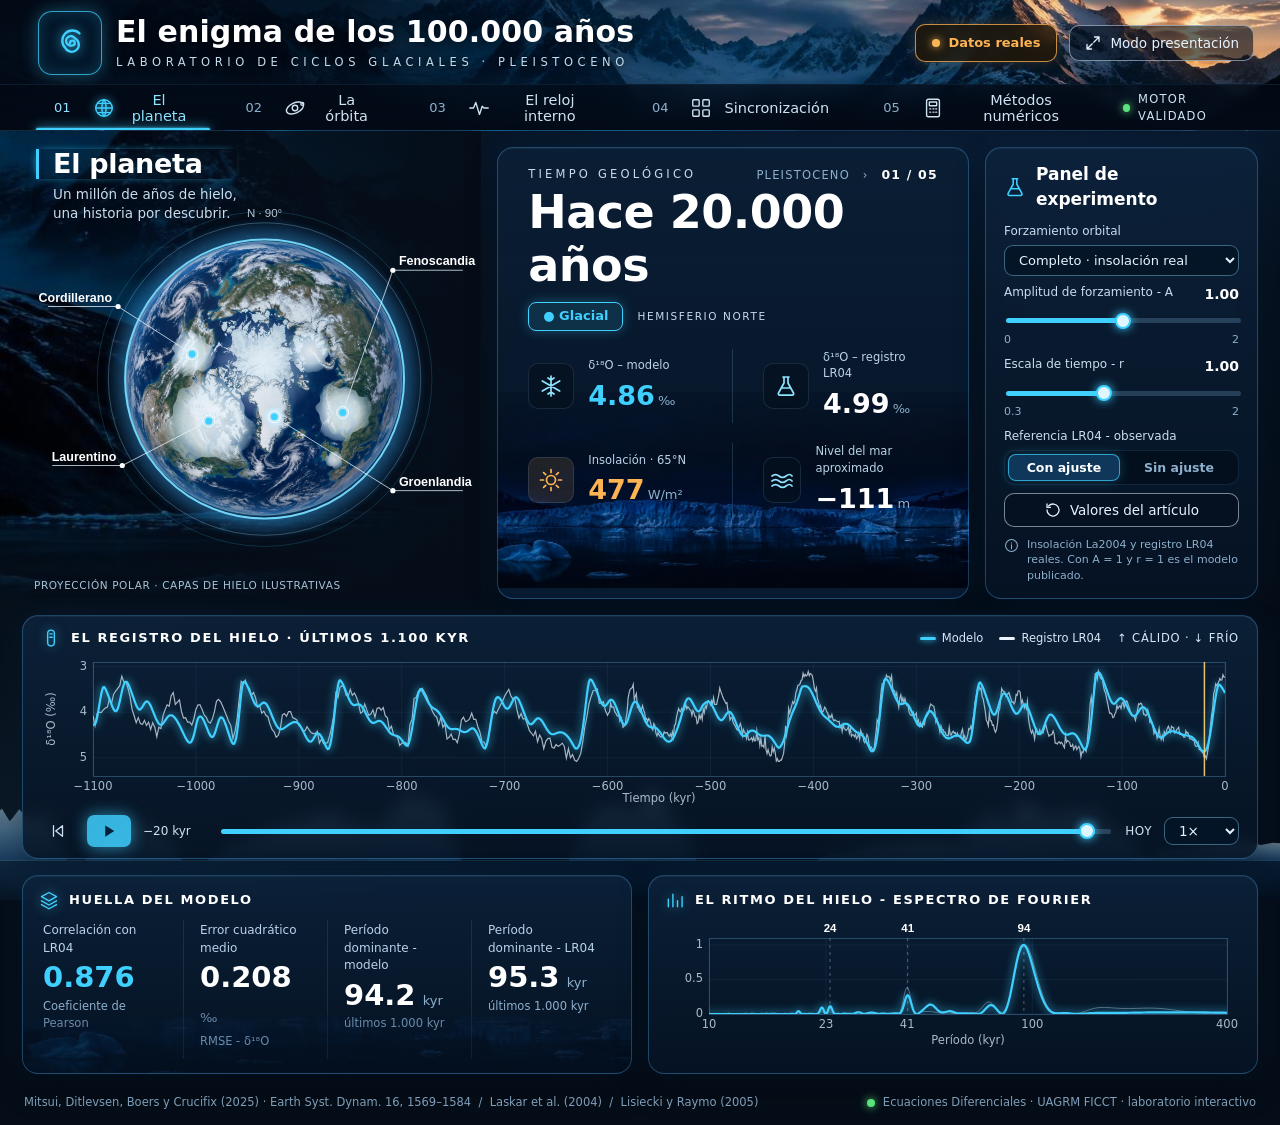
<file: index.html>
<!DOCTYPE html>
<html lang="es">
<head>
<meta charset="utf-8">
<meta name="viewport" content="width=device-width, initial-scale=1">
<title>El enigma de los 100.000 años — Laboratorio de ciclos glaciales</title>
<link rel="stylesheet" href="estilos.css">
</head>
<body>
<!-- Íconos (sprite SVG) -->
<svg width="0" height="0" style="position:absolute">
  <defs>
    <symbol id="i-globo" viewBox="0 0 24 24"><circle cx="12" cy="12" r="9"/><path d="M3 12h18M12 3c3 3.2 3 14.8 0 18M12 3c-3 3.2-3 14.8 0 18M5 7h14M5 17h14"/></symbol>
    <symbol id="i-orbita" viewBox="0 0 24 24"><circle cx="12" cy="12" r="3"/><ellipse cx="12" cy="12" rx="10" ry="5.5" transform="rotate(-25 12 12)"/><circle cx="20" cy="7.5" r="1.6"/></symbol>
    <symbol id="i-pulso" viewBox="0 0 24 24"><path d="M2 12h4l2.5-6 4 13 3-9 2 2H22"/></symbol>
    <symbol id="i-grilla" viewBox="0 0 24 24"><rect x="3" y="3" width="7" height="7" rx="1"/><rect x="14" y="3" width="7" height="7" rx="1"/><rect x="3" y="14" width="7" height="7" rx="1"/><rect x="14" y="14" width="7" height="7" rx="1"/></symbol>
    <symbol id="i-calc" viewBox="0 0 24 24"><rect x="5" y="2.5" width="14" height="19" rx="2"/><rect x="8" y="5.5" width="8" height="4" rx=".6"/><path d="M8.5 13h1M12 13h1M15 13h1M8.5 16.5h1M12 16.5h1M15 16.5h1"/></symbol>
    <symbol id="i-matraz" viewBox="0 0 24 24"><path d="M9 3h6M10 3v6L4.5 19a1.5 1.5 0 0 0 1.3 2.2h12.4a1.5 1.5 0 0 0 1.3-2.2L14 9V3M7.5 14h9"/></symbol>
    <symbol id="i-copo" viewBox="0 0 24 24"><path d="M12 2v20M3.3 7l17.4 10M3.3 17L20.7 7M9 4l3 2 3-2M9 20l3-2 3 2"/></symbol>
    <symbol id="i-sol" viewBox="0 0 24 24"><circle cx="12" cy="12" r="4.5"/><path d="M12 1.5v3M12 19.5v3M1.5 12h3M19.5 12h3M4.6 4.6l2.1 2.1M17.3 17.3l2.1 2.1M4.6 19.4l2.1-2.1M17.3 6.7l2.1-2.1"/></symbol>
    <symbol id="i-olas" viewBox="0 0 24 24"><path d="M2 8c2.5-2 4.5-2 7 0s4.5 2 7 0 4.5-2 6 0M2 13c2.5-2 4.5-2 7 0s4.5 2 7 0 4.5-2 6 0M2 18c2.5-2 4.5-2 7 0s4.5 2 7 0 4.5-2 6 0"/></symbol>
    <symbol id="i-barras" viewBox="0 0 24 24"><path d="M4 20V11M9.5 20V5M15 20v-7M20.5 20V8"/></symbol>
    <symbol id="i-capas" viewBox="0 0 24 24"><path d="M12 3l9 5-9 5-9-5 9-5zM3 13l9 5 9-5M3 17.5l9 5 9-5"/></symbol>
    <symbol id="i-escudo" viewBox="0 0 24 24"><path d="M12 2.5l8 3v6c0 5-3.4 8.6-8 10-4.6-1.4-8-5-8-10v-6l8-3z"/><path d="M12 8v6M9 11h6"/></symbol>
    <symbol id="i-info" viewBox="0 0 24 24"><circle cx="12" cy="12" r="9.5"/><path d="M12 11v6M12 7.5v.5"/></symbol>
    <symbol id="i-reloj" viewBox="0 0 24 24"><circle cx="12" cy="12" r="9.5"/><path d="M12 6.5V12l3.5 2.5"/></symbol>
    <symbol id="i-enlace" viewBox="0 0 24 24"><path d="M10 14a4.5 4.5 0 0 0 6.4 0l3.2-3.2a4.5 4.5 0 0 0-6.4-6.4L12 5.6M14 10a4.5 4.5 0 0 0-6.4 0l-3.2 3.2a4.5 4.5 0 0 0 6.4 6.4l1.2-1.2"/></symbol>
    <symbol id="i-montana" viewBox="0 0 24 24"><path d="M2 20l7-12 4 6 3-4 6 10H2z"/><path d="M7.4 11l1.6 1.4 1.6-1.4"/></symbol>
    <symbol id="i-engranaje" viewBox="0 0 24 24"><circle cx="12" cy="12" r="3.2"/><path d="M12 2v3M12 19v3M2 12h3M19 12h3M4.9 4.9l2.1 2.1M17 17l2.1 2.1M4.9 19.1L7 17M17 7l2.1-2.1"/></symbol>
    <symbol id="i-ampliar" viewBox="0 0 24 24"><path d="M14 4h6v6M10 20H4v-6M20 4l-7 7M4 20l7-7"/></symbol>
    <symbol id="i-espiral" viewBox="0 0 24 24"><path d="M12 12a1.5 1.5 0 1 1 1.5 1.5A3 3 0 1 1 15 9a4.5 4.5 0 1 1-6 6 6 6 0 1 1 9-9"/></symbol>
    <symbol id="i-play" viewBox="0 0 24 24"><path d="M7 4.5v15l12-7.5z" fill="currentColor" stroke="none"/></symbol>
    <symbol id="i-pausa" viewBox="0 0 24 24"><path d="M7 4.5h3.5v15H7zM13.5 4.5H17v15h-3.5z" fill="currentColor" stroke="none"/></symbol>
    <symbol id="i-reiniciar" viewBox="0 0 24 24"><path d="M4 12a8 8 0 1 0 2.3-5.6M4 4v4.5h4.5"/></symbol>
    <symbol id="i-termo" viewBox="0 0 24 24"><rect x="8" y="2.5" width="8" height="19" rx="4"/><path d="M10.5 7h3M10.5 11h3"/></symbol>
    <symbol id="i-inicio" viewBox="0 0 24 24"><path d="M6 5v14M18 5L9 12l9 7z"/></symbol>
  </defs>
</svg>

<header id="cabecera">
  <div class="cab-contenido">
    <div class="marca">
      <div class="logo"><svg><use href="#i-espiral"/></svg></div>
      <div>
        <div class="titulo">El enigma de los 100.000 años</div>
        <div class="sub">LABORATORIO DE CICLOS GLACIALES · PLEISTOCENO</div>
      </div>
    </div>
    <div class="acciones">
      <span class="insignia"><i></i>Datos reales</span>
      <button id="btnPresentacion" class="boton-borde"><svg><use href="#i-ampliar"/></svg>Modo presentación</button>
    </div>
  </div>
  <nav id="pestanas">
    <button data-p="planeta" class="activa"><em>01</em><svg><use href="#i-globo"/></svg>El planeta</button>
    <button data-p="orbita"><em>02</em><svg><use href="#i-orbita"/></svg>La órbita</button>
    <button data-p="reloj"><em>03</em><svg><use href="#i-pulso"/></svg>El reloj interno</button>
    <button data-p="mapa"><em>04</em><svg><use href="#i-grilla"/></svg>Sincronización</button>
    <button data-p="metodos"><em>05</em><svg><use href="#i-calc"/></svg>Métodos numéricos</button>
    <span class="estado-motor"><i></i>MOTOR VALIDADO</span>
  </nav>
</header>

<main>
<!-- ============================================================ 1. EL PLANETA -->
<section id="planeta" class="pantalla activa">
  <div class="g-planeta">
    <div class="globo-zona">
      <div class="enc-mini"><h1>El planeta</h1><p>Un millón de años de hielo,<br>una historia por descubrir.</p></div>
      <canvas id="cvGlobo"></canvas>
      <div class="nota-mini">PROYECCIÓN POLAR · CAPAS DE HIELO ILUSTRATIVAS</div>
    </div>
    <div class="panel tiempo">
      <div class="tiempo-cab"><span class="rotulo">TIEMPO GEOLÓGICO</span><span class="miga">PLEISTOCENO <span>›</span> <b>01 / 05</b></span></div>
      <div class="tiempo-grande">Hace <span id="lecEdad">20.000</span> años</div>
      <div class="pildoras"><span id="lecEstado" class="pildora">—</span><span class="rotulo chico">HEMISFERIO NORTE</span></div>
      <div class="lecturas">
        <div class="lectura"><div class="ico"><svg><use href="#i-copo"/></svg></div><div><span>δ¹⁸O – modelo</span><b class="cian" id="lecMod">—</b></div></div>
        <div class="lectura"><div class="ico"><svg><use href="#i-matraz"/></svg></div><div><span>δ¹⁸O – registro LR04</span><b id="lecObs">—</b></div></div>
        <div class="lectura"><div class="ico sol"><svg><use href="#i-sol"/></svg></div><div><span>Insolación · 65°N</span><b class="ambar" id="lecIns">—</b></div></div>
        <div class="lectura"><div class="ico"><svg><use href="#i-olas"/></svg></div><div><span>Nivel del mar aproximado</span><b id="lecMar">—</b></div></div>
      </div>
    </div>
    <div class="panel experimento">
      <h3 class="titulo-panel"><svg><use href="#i-matraz"/></svg>Panel de experimento</h3>
      <label class="campo">Forzamiento orbital
        <select id="selForz">
          <option value="real">Completo · insolación real</option>
          <option value="cero">Ninguno · I(t) = 0</option>
          <option value="sinPrecesion">Sin precesión (e = 0)</option>
          <option value="sinOblicuidad">Sin variación de oblicuidad</option>
        </select></label>
      <label class="campo"><span>Amplitud de forzamiento - A <b id="vA">1.00</b></span><input type="range" id="slA" min="0" max="2" step="0.01" value="1"><small><i>0</i><i>2</i></small></label>
      <label class="campo"><span>Escala de tiempo - r <b id="vR">1.00</b></span><input type="range" id="slR" min="0.3" max="2" step="0.01" value="1"><small><i>0.3</i><i>2</i></small></label>
      <div class="campo">Referencia LR04 - observada
        <div class="segmentado" id="segLR"><button data-v="tuned" class="activo">Con ajuste</button><button data-v="untuned">Sin ajuste</button></div>
      </div>
      <button id="btnArticulo" class="boton-borde ancho"><svg><use href="#i-reiniciar"/></svg>Valores del artículo</button>
      <p class="nota"><svg><use href="#i-info"/></svg>Insolación La2004 y registro LR04 reales. Con A = 1 y r = 1 es el modelo publicado.</p>
    </div>
    <div class="panel registro">
      <div class="panel-cab"><h2><svg><use href="#i-termo"/></svg>El registro del hielo · últimos 1.100 kyr</h2>
        <div class="leyenda"><span><i class="cian"></i>Modelo</span><span><i class="blanco"></i>Registro LR04</span><span>↑ CÁLIDO · ↓ FRÍO</span></div></div>
      <canvas id="cvSerie"></canvas>
      <div class="reproductor">
        <button id="btnInicio" class="boton-icono" title="Volver al inicio"><svg><use href="#i-inicio"/></svg></button>
        <button id="btnPlay" class="boton-play" title="Reproducir (barra espaciadora)"><svg><use href="#i-play"/></svg></button>
        <span id="lecT" class="t-actual">−1100 kyr</span>
        <input type="range" id="slTiempo" min="-1100" max="0" step="0.5" value="-1100">
        <span class="t-actual hoy">HOY</span>
        <select id="selVel"><option value="0.5">0.5×</option><option value="1.5" selected>1×</option><option value="4">3×</option></select>
      </div>
    </div>
    <div class="fila3">
    <div class="panel huella">
      <h2><svg><use href="#i-capas"/></svg>Huella del modelo</h2>
      <div class="metricas">
        <div><span>Correlación con LR04</span><b class="cian" id="mR">—</b><small>Coeficiente de Pearson</small></div>
        <div><span>Error cuadrático medio</span><b id="mRMSE">—</b><small>RMSE - δ¹⁸O</small></div>
        <div><span>Período dominante - modelo</span><b id="mPm">—</b><small>últimos 1.000 kyr</small></div>
        <div><span>Período dominante - LR04</span><b id="mPo">—</b><small>últimos 1.000 kyr</small></div>
      </div>
    </div>
    <div class="panel ritmo">
      <h2><svg><use href="#i-barras"/></svg>El ritmo del hielo - espectro de Fourier</h2>
      <canvas id="cvEspectro"></canvas>
    </div>
    </div>
  </div>
</section>

<!-- ============================================================ 2. LA ÓRBITA -->
<section id="orbita" class="pantalla">
  <div class="enc-pantalla">
    <div><h1>La órbita</h1><p>Tres ciclos astronómicos. Un forzamiento que nunca se detiene.</p></div>
    <div class="miga">PLEISTOCENO <span>›</span> <b>02 / 05</b></div>
  </div>
  <div class="g-orbita">
    <div class="panel ciclos">
      <h2><svg><use href="#i-orbita"/></svg>Los ciclos de Milankovitch</h2>
      <div class="ciclo"><canvas id="cvMiniEcc"></canvas><div><h3>Excentricidad</h3><b class="cian">~100.000 y 405.000 años</b><p>Cambia la forma de la órbita. Ahora: <span id="oE">—</span></p></div></div>
      <div class="ciclo"><canvas id="cvMiniObl"></canvas><div><h3>Oblicuidad</h3><b class="cian">~41.000 años</b><p>Inclinación del eje, entre 22,1° y 24,5°. Ahora: <span id="oEps">—</span></p></div></div>
      <div class="ciclo"><canvas id="cvMiniPrec"></canvas><div><h3>Precesión</h3><b class="cian">~19.000–23.000 años</b><p>Decide en qué estación estamos más cerca del Sol. ϖ = <span id="oVarpi">—</span></p></div></div>
    </div>
    <div class="orbita-zona"><canvas id="cvOrbita"></canvas></div>
    <div class="panel paradoja">
      <span class="rotulo">LA PARADOJA</span>
      <h2 class="titular">La órbita empuja.<br>El hielo decide.</h2>
      <p>El forzamiento oscila cada 23 y 41 mil años, pero las grandes glaciaciones responden aproximadamente cada 100 mil años.</p>
      <div class="formula">23 + 41 ≠ 100 kyr</div>
      <p class="tenue">La insolación casi no tiene potencia en 100 kyr: la excentricidad solo modula la amplitud de la precesión. La dinámica no lineal y la sincronización ofrecen una posible explicación.</p>
      <div class="dato-orbita"><span>Hace <b id="oEdad">—</b> años</span><span>F 65°N · 21 jun <b class="ambar" id="oF">—</b></span></div>
    </div>
    <div class="panel senal">
      <div class="panel-cab"><h2><svg><use href="#i-pulso"/></svg>La señal orbital · 65° N</h2>
        <div class="segmentado chico" id="segSenal"><button data-v="F" class="activo">Insolación</button><button data-v="ecc">Excentricidad</button><button data-v="obl">Oblicuidad</button><button data-v="prec">Precesión</button></div></div>
      <canvas id="cvSenal"></canvas>
      <div class="reproductor">
        <button id="btnPlay2" class="boton-play"><svg><use href="#i-play"/></svg></button>
        <span id="lecT2" class="t-actual">−1100 kyr</span>
        <input type="range" id="slTiempo2" min="-1100" max="0" step="0.5" value="-1100">
      </div>
    </div>
    <div class="panel espins">
      <h2><svg><use href="#i-barras"/></svg>Espectro de insolación</h2>
      <canvas id="cvEspIns"></canvas>
    </div>
  </div>
</section>

<!-- ============================================================ 3. EL RELOJ INTERNO -->
<section id="reloj" class="pantalla">
  <div class="enc-pantalla">
    <div><h1>El reloj interno</h1><p>La dinámica no lineal detrás del ritmo glacial.</p></div>
    <div class="miga">PLEISTOCENO <span>›</span> <b>03 / 05</b></div>
  </div>
  <div class="g-reloj">
    <div class="panel fases">
      <div class="panel-cab"><h2><svg><use href="#i-espiral"/></svg>Plano de fases <span class="tenue">· clic para lanzar trayectorias</span></h2>
        <div class="segmentado chico" id="segForzF"><button data-v="cero" class="activo">Autónomo · I = 0</button><button data-v="real">Forzado · I(t)</button></div></div>
      <canvas id="cvFase"></canvas>
      <div class="control-k">
        <span>κ = <b id="vK">1.054</b></span>
        <input type="range" id="slK" min="0.4" max="1.5" step="0.001" value="1.0536394044">
        <button id="btnKArt" class="boton-borde chico">κ del artículo</button>
        <button id="btnLimpiar" class="boton-borde chico">Limpiar</button>
      </div>
    </div>
    <div class="col-centro">
      <div class="panel trayectoria">
        <h2><svg><use href="#i-pulso"/></svg>Trayectoria temporal y(t)</h2>
        <canvas id="cvFaseSerie"></canvas>
      </div>
      <div class="panel tres-datos">
        <div><span><svg><use href="#i-pulso"/></svg>Período lineal 2π/ω</span><b id="dPlin">—</b></div>
        <div><span><svg><use href="#i-pulso"/></svg>Período simulado</span><b class="cian" id="dPsim">—</b></div>
        <div><span><svg><use href="#i-reloj"/></svg>κ crítico (Hopf)</span><b id="dKc">—</b></div>
      </div>
    </div>
    <div class="panel estabilidad">
      <h2><svg><use href="#i-capas"/></svg>Estabilidad local <span class="tenue">· I = 0</span></h2>
      <div class="ecuacion">dx/dt = y + κx − (μ/3)x³<br>dy/dt = −αx − βx³ − θ</div>
      <div id="panelEstab"></div>
    </div>
    <div class="panel bifurcacion">
      <h2><svg><use href="#i-barras"/></svg>Bifurcación de Hopf <span class="tenue">· amplitud del ciclo límite vs κ</span></h2>
      <div class="bif-cuerpo">
        <canvas id="cvBif"></canvas>
        <div class="interpretacion"><h3><svg><use href="#i-info"/></svg>Interpretación</h3>
          <p>Para κ &lt; κc el equilibrio atrae: no hay glaciaciones periódicas. En <b>κc = μx*²</b> la traza del jacobiano cambia de signo, el equilibrio pierde estabilidad y nace un <b class="cian">ciclo límite</b>: una bifurcación de Hopf.</p></div>
      </div>
    </div>
    <div class="panel canard">
      <h2><svg><use href="#i-espiral"/></svg>Explosión canard</h2>
      <p>El ciclo que nace en κc es pequeño (~33 kyr). Cerca de κ ≈ 0,775, un cambio minúsculo del parámetro lo hace <b>saltar</b> al gran ciclo de relajación de ~92 kyr, típico de un sistema rápido-lento.</p>
      <div class="formula">κc = μ·x*² ≈ <span id="kcForm">0.7653</span></div>
      <div class="dos-mini">
        <div><span>κ = 0.772</span><canvas id="cvCanardA"></canvas></div>
        <div class="flecha">»</div>
        <div><span>κ = 0.780</span><canvas id="cvCanardB"></canvas></div>
      </div>
    </div>
  </div>
</section>

<!-- ============================================================ 4. SINCRONIZACIÓN -->
<section id="mapa" class="pantalla">
  <div class="enc-pantalla">
    <div><h1>Sincronización</h1><p>Dónde el reloj interno encuentra el pulso de la órbita.</p></div>
    <div class="miga">PLEISTOCENO <span>›</span> <b>04 / 05</b></div>
  </div>
  <div class="g-mapa">
    <div class="panel atlas">
      <div class="panel-cab"><h2><svg><use href="#i-grilla"/></svg>Atlas de sincronización</h2>
        <div class="segmentado chico" id="segModo"><button data-v="periodo" class="activo">Período</button><button data-v="corr">Correlación</button></div></div>
      <div class="atlas-cuerpo">
        <canvas id="cvMapa"></canvas>
        <div class="atlas-lado">
          <div class="contador"><b id="nSim">0</b><span>simulaciones completas</span><div class="progreso"><div id="barraMapa"></div></div></div>
          <div class="zonas"><h3>Zonas dinámicas</h3><div id="leyendaMapa"></div></div>
        </div>
      </div>
    </div>
    <div class="col-centro">
      <div class="panel"><h2><svg><use href="#i-pulso"/></svg>Serie de la celda</h2><canvas id="cvMapaSerie"></canvas></div>
      <div class="panel"><h2><svg><use href="#i-barras"/></svg>Espectro de la celda</h2><canvas id="cvMapaEsp"></canvas></div>
    </div>
    <div class="panel seleccion">
      <h2><svg><use href="#i-matraz"/></svg>Experimento seleccionado</h2>
      <div class="fila-dato"><span>Escala temporal r</span><b id="selR">1.00</b></div>
      <div class="fila-dato"><span>Amplitud A</span><b id="selA">1.00</b></div>
      <div class="fila-dato"><span>Período dominante</span><b class="caja" id="selP">—</b></div>
      <div class="fila-dato"><span>Correlación con LR04</span><b id="selC">—</b></div>
      <button id="btnVerPlaneta" class="boton-lleno"><svg><use href="#i-play"/></svg>Ver en el planeta →</button>
      <p class="nota"><svg><use href="#i-info"/></svg>Rombo blanco = valores del artículo (r = 1, A = 1). Cada celda es una simulación de 1.100.000 años con insolación real.</p>
    </div>
    <div class="panel mpt">
      <div class="panel-cab"><h2><svg><use href="#i-montana"/></svg>Transición del Pleistoceno Medio</h2>
        <div class="leyenda"><span><i class="cian"></i>Modelo con r(t)</span><span><i class="blanco"></i>LR04</span><span class="tenue">2 millones de años</span></div></div>
      <canvas id="cvMPT"></canvas>
      <canvas id="cvMPTper"></canvas>
    </div>
    <div class="panel mpt-control">
      <h2><svg><use href="#i-engranaje"/></svg>Rampa del reloj r(t)</h2>
      <label class="campo-num"><span>r antes</span><b id="vR0">0.50</b><input type="range" id="slR0" min="0.3" max="1.2" step="0.01" value="0.5"></label>
      <label class="campo-num"><span>r después</span><b id="vR1">1.00</b><input type="range" id="slR1" min="0.6" max="1.6" step="0.01" value="1"></label>
      <label class="campo-num"><span>Inicio de la rampa</span><b id="vRa">−1250 kyr</b><input type="range" id="slRa" min="900" max="1600" step="10" value="1250"></label>
      <label class="campo-num"><span>Fin de la rampa</span><b id="vRb">−700 kyr</b><input type="range" id="slRb" min="300" max="1100" step="10" value="700"></label>
      <p class="nota" id="notaMPT"></p>
    </div>
  </div>
</section>

<!-- ============================================================ 5. MÉTODOS NUMÉRICOS -->
<section id="metodos" class="pantalla">
  <div class="enc-pantalla">
    <div><h1>Métodos numéricos</h1><p>La misma ecuación, distintas aproximaciones.</p></div>
    <div class="miga">PLEISTOCENO <span>›</span> <b>05 / 05</b></div>
  </div>
  <div class="barra-control">
    <label>Paso h <select id="selH"><option value="1">1 kyr</option><option value="0.5" selected>0.5 kyr</option><option value="0.25">0.25 kyr</option><option value="0.1">0.1 kyr</option><option value="0.05">0.05 kyr</option><option value="0.025">0.025 kyr</option></select></label>
    <label>Ventana <select id="selVentana"><option value="50" selected>50 kyr</option><option value="200">200 kyr</option><option value="1100">1.100 kyr</option></select></label>
    <label>Forzamiento <select id="selForzM"><option value="exacta">Insolación real (exacta en cada t)</option><option value="cero">Ninguno · I(t) = 0</option></select></label>
    <span class="tenue derecha">Referencia: RK4 · h = 0,0025 kyr</span>
  </div>
  <div class="g-metodos">
    <div class="panel tres-met">
      <div class="panel-cab"><h2><svg><use href="#i-pulso"/></svg>Tres métodos, una misma ecuación</h2>
        <div class="leyenda"><span><i style="background:#ff9f43"></i>Euler</span><span><i style="background:#5be37d"></i>Heun</span><span><i style="background:#3fd0ff"></i>RK4</span><span><i class="blanco"></i>referencia</span></div></div>
      <canvas id="cvMet"></canvas>
    </div>
    <div class="col-centro">
      <div class="panel"><h2><svg><use href="#i-engranaje"/></svg>Error absoluto en el tiempo</h2><canvas id="cvMetErr"></canvas></div>
      <div class="panel"><h2><svg><use href="#i-capas"/></svg>Convergencia log-log</h2><canvas id="cvConv"></canvas></div>
    </div>
    <div class="panel tabla-panel">
      <h2><svg><use href="#i-grilla"/></svg>Comparativa de error y convergencia</h2>
      <table class="tabla" id="tablaErr"></table>
    </div>
    <div class="panel estab-num">
      <h2><svg><use href="#i-escudo"/></svg>Límite de estabilidad</h2>
      <div class="formula grande">h<sub>máx</sub> ≈ 2 / |λ|</div>
      <div class="formula">λ = κ − μx²  con |x| máximo</div>
      <div id="panelEstabNum"></div>
    </div>
    <div class="panel interp">
      <h2><svg><use href="#i-info"/></svg>Interpretación</h2>
      <p>Al dividir h entre 2 el error baja ×2 (Euler, orden 1), ×4 (Heun, orden 2) y ×16 (RK4, orden 4). La pendiente en la gráfica log-log es el <b>orden observado</b>.</p>
      <p>Con ventanas largas el error se estanca: es un sistema de relajación, y un error mínimo adelanta o retrasa una deglaciación entera (<b>sensibilidad dinámica</b>, no un fallo del método).</p>
      <p>Con h = 1 kyr, Euler y Heun <b class="rojo">divergen</b>: la ecuación de x se vuelve rígida cuando |x| es grande.</p>
    </div>
  </div>
</section>
</main>

<footer>
  <span>Mitsui, Ditlevsen, Boers y Crucifix (2025) · Earth Syst. Dynam. 16, 1569–1584 &nbsp;/&nbsp; Laskar et al. (2004) &nbsp;/&nbsp; Lisiecki y Raymo (2005)</span>
  <span><i></i>Ecuaciones Diferenciales · UAGRM FICCT · laboratorio interactivo</span>
</footer>
<canvas id="cvHielo"></canvas>
<div class="tooltip" id="tooltip"></div>

<script src="js/datos.js"></script>
<script src="js/modelo.js"></script>
<script src="js/analisis.js"></script>
<script src="js/graficos.js"></script>
<script src="js/escenario.js"></script>
<script src="js/app.js"></script>
</body>
</html>
</file>
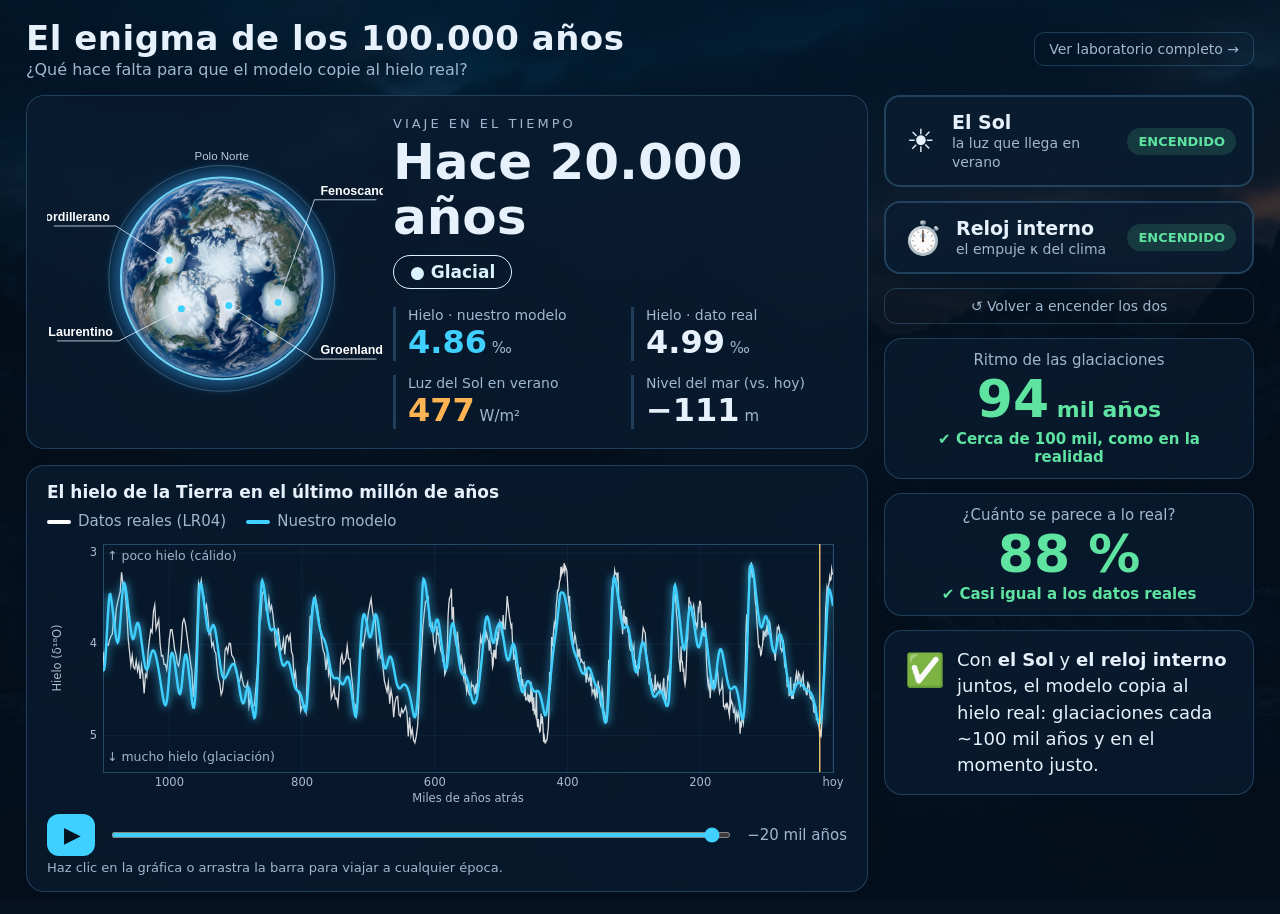
<file: simple.html>
<!DOCTYPE html>
<html lang="es">
<head>
<meta charset="utf-8">
<meta name="viewport" content="width=device-width, initial-scale=1">
<title>El enigma de los 100.000 años · versión simple</title>
<style>
  :root { --cian:#3fd0ff; --ambar:#ffb454; --verde:#5fe3a1; --rojo:#ff6b6b; --texto:#e6f1fb; --suave:#9fb8cf; --panel:rgba(10,28,48,0.82); --borde:rgba(120,200,255,0.22); }
  * { box-sizing:border-box; }
  html,body { margin:0; }
  body { font-family:"Segoe UI",system-ui,sans-serif; color:var(--texto); background:#06121f url(assets/glaciar_cabecera.jpg) center top/cover fixed; }
  body::before { content:""; position:fixed; inset:0; background:linear-gradient(180deg,rgba(4,14,26,0.55),rgba(4,14,26,0.93) 38%); z-index:-1; }
  .app { max-width:1560px; margin:0 auto; padding:18px 26px 22px; display:grid; gap:16px; grid-template-columns:1fr 370px; }
  header { grid-column:1/-1; display:flex; align-items:center; justify-content:space-between; gap:20px; }
  h1 { margin:0; font-size:34px; letter-spacing:.5px; }
  .sub { color:var(--suave); font-size:16px; margin-top:2px; }
  .completo { color:var(--suave); font-size:14px; text-decoration:none; border:1px solid var(--borde); padding:8px 14px; border-radius:10px; white-space:nowrap; }
  .completo:hover { color:var(--texto); border-color:var(--cian); }
  .panel { background:var(--panel); border:1px solid var(--borde); border-radius:18px; padding:16px 20px; backdrop-filter:blur(6px); }
  .izq { display:flex; flex-direction:column; gap:16px; min-width:0; }

  /* --- planeta --- */
  .planeta { display:grid; grid-template-columns:minmax(280px,42%) 1fr; gap:10px; align-items:center; min-height:330px; }
  .globo { position:relative; height:320px; }
  .tiempo .et { font-size:13px; letter-spacing:3px; color:var(--suave); }
  .tiempo .hace { font-size:50px; font-weight:700; line-height:1.1; margin:4px 0 10px; }
  .estado { display:inline-block; font-size:17px; font-weight:700; padding:6px 16px; border-radius:20px; border:1px solid currentColor; }
  .lect { display:grid; grid-template-columns:1fr 1fr; gap:14px 22px; margin-top:18px; }
  .lect div { border-left:3px solid var(--borde); padding-left:12px; }
  .lect span { display:block; font-size:14px; color:var(--suave); }
  .lect b { font-size:32px; font-weight:700; }
  .lect small { font-size:15px; color:var(--suave); font-weight:500; }

  /* --- gráfica --- */
  .grafica { display:flex; flex-direction:column; }
  .grafica .tit { display:flex; justify-content:space-between; align-items:center; font-size:17px; font-weight:600; margin-bottom:6px; flex-wrap:wrap; gap:10px; }
  .ley { display:flex; gap:20px; font-size:15px; font-weight:500; color:var(--suave); }
  .ley i { display:inline-block; width:24px; height:4px; border-radius:2px; vertical-align:middle; margin-right:7px; }
  .zona { position:relative; height:270px; cursor:crosshair; }
  canvas { position:absolute; inset:0; width:100%; height:100%; }
  .marca { position:absolute; left:60px; font-size:12.5px; color:var(--suave); pointer-events:none; }
  .marca.arr { top:12px; } .marca.aba { bottom:42px; }
  .barra { display:flex; align-items:center; gap:14px; margin-top:8px; }
  .play { width:48px; height:42px; border-radius:12px; border:none; background:var(--cian); color:#04121f; font-size:20px; font-weight:700; cursor:pointer; }
  .barra input { flex:1; accent-color:var(--cian); height:6px; cursor:pointer; }
  .barra .t { font-size:15px; color:var(--suave); min-width:90px; }
  .pista { font-size:13px; color:var(--suave); margin-top:4px; }

  /* --- lado derecho --- */
  .lado { display:flex; flex-direction:column; gap:14px; }
  .boton { width:100%; text-align:left; border:2px solid var(--borde); background:rgba(10,28,48,0.9); color:var(--texto); border-radius:16px; padding:14px 16px; cursor:pointer; font:inherit; display:flex; gap:12px; align-items:center; transition:.15s; }
  .boton:hover { border-color:var(--cian); }
  .boton .ico { font-size:32px; width:42px; text-align:center; }
  .boton b { display:block; font-size:19px; }
  .boton span { font-size:14px; color:var(--suave); }
  .boton .est { margin-left:auto; font-size:13px; font-weight:700; padding:6px 11px; border-radius:20px; background:rgba(95,227,161,0.15); color:var(--verde); white-space:nowrap; }
  .boton.off { border-color:rgba(255,107,107,0.55); }
  .boton.off .est { background:rgba(255,107,107,0.15); color:var(--rojo); }
  .restaurar { background:none; border:1px solid var(--borde); color:var(--suave); border-radius:12px; padding:9px; font:inherit; font-size:14px; cursor:pointer; }
  .restaurar:hover { color:var(--texto); border-color:var(--cian); }
  .num { text-align:center; padding:12px 16px; }
  .num .et { font-size:15px; color:var(--suave); }
  .num .val { font-size:52px; font-weight:700; line-height:1.1; margin:2px 0; }
  .num .ver { font-size:15px; font-weight:600; }
  .ok { color:var(--verde); } .medio { color:var(--ambar); } .mal { color:var(--rojo); }
  .explica { font-size:18px; line-height:1.45; display:flex; gap:12px; align-items:flex-start; }
  .explica .ico { font-size:32px; }
  @media (max-width:1100px) { .app { grid-template-columns:1fr; } .planeta { grid-template-columns:1fr; } }
</style>
</head>
<body>
<div class="app">
  <header>
    <div>
      <h1>El enigma de los 100.000 años</h1>
      <div class="sub">¿Qué hace falta para que el modelo copie al hielo real?</div>
    </div>
    <a class="completo" href="index.html">Ver laboratorio completo →</a>
  </header>

  <div class="izq">
    <section class="panel planeta">
      <div class="globo"><canvas id="cvGlobo"></canvas></div>
      <div class="tiempo">
        <div class="et">VIAJE EN EL TIEMPO</div>
        <div class="hace" id="lHace">Hace 20.000 años</div>
        <span class="estado" id="lEstado">● Glacial</span>
        <div class="lect">
          <div><span>Hielo · nuestro modelo</span><b id="lMod" style="color:var(--cian)">—</b></div>
          <div><span>Hielo · dato real</span><b id="lObs">—</b></div>
          <div><span>Luz del Sol en verano</span><b id="lIns" style="color:var(--ambar)">—</b></div>
          <div><span>Nivel del mar (vs. hoy)</span><b id="lMar">—</b></div>
        </div>
      </div>
    </section>

    <section class="panel grafica">
      <div class="tit">
        <span>El hielo de la Tierra en el último millón de años</span>
        <span class="ley"><span><i style="background:#ffffff"></i>Datos reales (LR04)</span><span><i style="background:var(--cian)"></i>Nuestro modelo</span></span>
      </div>
      <div class="zona" id="zona">
        <canvas id="cv"></canvas>
        <div class="marca arr">↑ poco hielo (cálido)</div>
        <div class="marca aba">↓ mucho hielo (glaciación)</div>
      </div>
      <div class="barra">
        <button class="play" id="bPlay" title="Reproducir (barra espaciadora)">▶</button>
        <input type="range" id="slT" min="-1100" max="0" step="0.5" value="-20">
        <div class="t" id="lT">−20 mil años</div>
      </div>
      <div class="pista">Haz clic en la gráfica o arrastra la barra para viajar a cualquier época.</div>
    </section>
  </div>

  <aside class="lado">
    <button class="boton" id="bSol">
      <div class="ico">☀️</div>
      <div><b>El Sol</b><span>la luz que llega en verano</span></div>
      <div class="est" id="eSol">ENCENDIDO</div>
    </button>
    <button class="boton" id="bReloj">
      <div class="ico">⏱️</div>
      <div><b>Reloj interno</b><span>el empuje κ del clima</span></div>
      <div class="est" id="eReloj">ENCENDIDO</div>
    </button>
    <button class="restaurar" id="bRest">↺ Volver a encender los dos</button>

    <div class="panel num">
      <div class="et">Ritmo de las glaciaciones</div>
      <div class="val" id="vRitmo">—</div>
      <div class="ver" id="tRitmo"></div>
    </div>
    <div class="panel num">
      <div class="et">¿Cuánto se parece a lo real?</div>
      <div class="val" id="vCorr">—</div>
      <div class="ver" id="tCorr"></div>
    </div>
    <section class="panel explica">
      <div class="ico" id="xIco">✅</div>
      <div id="xTxt"></div>
    </section>
  </aside>
</div>

<script src="js/datos.js"></script>
<script src="js/modelo.js"></script>
<script src="js/analisis.js"></script>
<script src="js/graficos.js"></script>
<script>
'use strict';
const M = window.Modelo, An = window.Analisis, P0 = M.PARAMS_ARTICULO;
const $ = id => document.getElementById(id);
const T = Array.from({ length: 1101 }, (_, j) => -1100 + j);
const OBS = T.map(t => M.LR04.en('tuned', t));
const est = { sol: true, reloj: true, t: -20, play: false };
let sim = [], ejes = null;

const TEXTOS = {
  'true,true':   ['✅', 'Con <b>el Sol</b> y <b>el reloj interno</b> juntos, el modelo copia al hielo real: glaciaciones cada ~100 mil años y en el momento justo.'],
  'false,true':  ['🕰️', 'Sin el Sol, el clima <b>sigue oscilando solo</b> cada ~92 mil años… pero <b>a destiempo</b>: las glaciaciones caen en fechas equivocadas.'],
  'true,false':  ['☀️', 'Sin reloj interno, el hielo solo <b>copia al Sol</b>: sube y baja cada ~41 mil años. <b>Desaparecen los ciclos de 100 mil.</b>'],
  'false,false': ['❄️', 'Sin Sol y sin reloj interno, el clima <b>se queda quieto</b>. No hay glaciaciones.']
};

const enT = (arr, t) => { const u = t + 1100, j = Math.max(0, Math.min(1099, Math.floor(u))), f = u - j; return arr[j] + f * (arr[j + 1] - arr[j]); };
const hieloRelativo = d => Math.min(1, Math.max(0, (d - 3.25) / (5.0 - 3.25)));
const fmtAnios = t => (Math.round(Math.abs(t) * 1000) + 0).toLocaleString('es-BO');

/* ---------- modelo y números ---------- */
function calcular() {
  const p = Object.assign({}, P0, { kappa: est.reloj ? P0.kappa : 0 });
  sim = Array.from(M.simularRapido({ p, forz: est.sol ? 'real' : 'cero' }));
  const m = sim.slice(100), o = OBS.slice(100);
  const varia = Math.max(...m) - Math.min(...m) > 0.05;
  const per = varia ? An.periodoDominante(m) : NaN, c = varia ? An.pearson(m, o) : NaN;

  if (isFinite(per)) {
    $('vRitmo').innerHTML = Math.round(per) + '<span style="font-size:22px"> mil años</span>';
    const bien = per >= 80 && per <= 125;
    $('vRitmo').className = 'val ' + (bien ? 'ok' : 'mal'); $('tRitmo').className = 'ver ' + (bien ? 'ok' : 'mal');
    $('tRitmo').textContent = bien ? '✔ Cerca de 100 mil, como en la realidad' : '✘ No son 100 mil años';
  } else {
    $('vRitmo').textContent = '—'; $('vRitmo').className = 'val mal';
    $('tRitmo').className = 'ver mal'; $('tRitmo').textContent = '✘ No hay ciclos';
  }
  if (isFinite(c)) {
    $('vCorr').textContent = Math.round(c * 100) + ' %';
    const cl = c >= 0.8 ? 'ok' : c >= 0.4 ? 'medio' : 'mal';
    $('vCorr').className = 'val ' + cl; $('tCorr').className = 'ver ' + cl;
    $('tCorr').textContent = c >= 0.8 ? '✔ Casi igual a los datos reales' : c >= 0.4 ? '≈ Se parece a medias' : '✘ No coincide con lo real';
  } else {
    $('vCorr').textContent = '—'; $('vCorr').className = 'val mal';
    $('tCorr').className = 'ver mal'; $('tCorr').textContent = '✘ No coincide con lo real';
  }
  const [ico, txt] = TEXTOS[est.sol + ',' + est.reloj];
  $('xIco').textContent = ico; $('xTxt').innerHTML = txt;
  for (const [b, e, on] of [['bSol', 'eSol', est.sol], ['bReloj', 'eReloj', est.reloj]]) {
    $(b).classList.toggle('off', !on); $(e).textContent = on ? 'ENCENDIDO' : 'APAGADO';
  }
  dibujarTodo();
}

/* ---------- lecturas de la fecha elegida ---------- */
function lecturas() {
  const t = est.t, d = enT(sim, t), o = enT(OBS, t), F = M.Forzamiento.F('real', t), g = hieloRelativo(d);
  $('lHace').textContent = t >= -0.25 ? 'Hoy' : 'Hace ' + fmtAnios(t) + ' años';
  $('lT').textContent = t >= -0.25 ? 'hoy' : '−' + Math.round(-t) + ' mil años';
  $('lMod').innerHTML = d.toFixed(2) + '<small> ‰</small>';
  $('lObs').innerHTML = o.toFixed(2) + '<small> ‰</small>';
  $('lIns').innerHTML = F.toFixed(0) + '<small> W/m²</small>';
  $('lMar').innerHTML = (g < 0.03 ? '0' : '−' + Math.round(120 * g)) + '<small> m</small>';
  const e = d > 4.45 ? ['Glacial', '#d9f3ff'] : d < 3.75 ? ['Interglacial', 'var(--verde)']
          : (enT(sim, Math.min(0, t + 2)) < d ? ['Deshielo', 'var(--ambar)'] : ['Enfriamiento', 'var(--cian)']);
  $('lEstado').textContent = '● ' + e[0]; $('lEstado').style.color = e[1];
}

/* ---------- gráfica ---------- */
function dibujarGrafica() {
  ejes = Graf.linea($('cv'), {
    series: [{ x: T, y: OBS, color: 'rgba(255,255,255,0.85)', ancho: 1.3 },
             { x: T, y: sim, color: '#3fd0ff', ancho: 2.4, brillo: true }],
    xlim: [-1100, 0], ylim: [2.9, 5.4], invertirY: true, cursorX: est.t,
    yLabel: 'Hielo (δ¹⁸O)', xLabel: 'Miles de años atrás',
    fmtX: v => v === 0 ? 'hoy' : String(Math.abs(Math.round(v))),
    margen: { l: 56, t: 8, b: 34 }
  });
}

/* ---------- globo polar ---------- */
const IMG_TIERRA = Object.assign(new Image(), { src: 'assets/tierra_polar.jpg' });
IMG_TIERRA.onload = () => dibujarGlobo();
const CAPAS = [
  { n: 'Laurentino',   x: -0.40, y: 0.30, rmax: 0.33, g0: 0.10, rot: { dx: -1.02, dy: 0.62 } },
  { n: 'Cordillerano', x: -0.52, y: -0.18, rmax: 0.17, g0: 0.35, rot: { dx: -1.05, dy: -0.52 } },
  { n: 'Fenoscandia',  x: 0.56, y: 0.24, rmax: 0.21, g0: 0.22, rot: { dx: 0.92, dy: -0.78 } },
  { n: 'Groenlandia',  x: 0.07, y: 0.27, rmax: 0.08, g0: 0.0,  rot: { dx: 0.92, dy: 0.80 } },
  { n: '', x: 0.33, y: -0.20, rmax: 0.16, g0: 0.40 },
  { n: '', x: 0.50, y: 0.58, rmax: 0.07, g0: 0.50 }
];
function dibujarGlobo() {
  if (!sim.length) return;
  const { ctx, w, h } = Graf.preparar($('cvGlobo'));
  const R = Math.min(h * 0.40, w * 0.30), cx = w * 0.52, cy = h * 0.52;
  const d = enT(sim, est.t), g = hieloRelativo(d), F = M.Forzamiento.F('real', est.t);
  const calor = Math.min(1, Math.max(0, (F - 430) / 140));
  ctx.strokeStyle = `rgba(${90 + 140 * calor},${200 - 20 * calor},${255 - 150 * calor},0.35)`; ctx.lineWidth = 1;
  ctx.beginPath(); ctx.arc(cx, cy, R * 1.12, 0, 7); ctx.stroke();
  const at = ctx.createRadialGradient(cx, cy, R * 0.94, cx, cy, R * 1.16);
  at.addColorStop(0, 'rgba(80,200,255,0.85)'); at.addColorStop(0.3, 'rgba(60,170,255,0.30)'); at.addColorStop(1, 'rgba(40,140,255,0)');
  ctx.fillStyle = at; ctx.beginPath(); ctx.arc(cx, cy, R * 1.16, 0, 7); ctx.fill();
  ctx.save(); ctx.beginPath(); ctx.arc(cx, cy, R, 0, 7); ctx.clip();
  if (IMG_TIERRA.complete && IMG_TIERRA.naturalWidth) { const k = R / 0.485; ctx.drawImage(IMG_TIERRA, cx - k * 0.5, cy - k * 0.5, k, k); }
  else { ctx.fillStyle = '#0b3354'; ctx.fillRect(cx - R, cy - R, 2 * R, 2 * R); }
  const rMar = R * (0.18 + 0.2 * g), hm = ctx.createRadialGradient(cx, cy - R * 0.08, 0, cx, cy - R * 0.08, rMar);
  hm.addColorStop(0, `rgba(235,248,255,${0.25 + 0.5 * g})`); hm.addColorStop(1, 'rgba(235,248,255,0)');
  ctx.fillStyle = hm; ctx.beginPath(); ctx.arc(cx, cy - R * 0.08, rMar, 0, 7); ctx.fill();
  CAPAS.forEach((c, k) => {
    const s = c.rmax * Math.max(0, (g - c.g0) / (1 - c.g0)) ** 0.75; if (s < 0.01) return;
    const x = cx + c.x * R, y = cy + c.y * R, rp = s * R; ctx.beginPath();
    for (let i = 0; i <= 72; i++) {
      const a = i / 72 * 2 * Math.PI, ru = 1 + 0.12 * Math.sin(3 * a + k) + 0.07 * Math.sin(7 * a + 2 * k) + 0.04 * Math.sin(13 * a + k);
      const px = x + rp * ru * Math.cos(a), py = y + rp * ru * Math.sin(a); i ? ctx.lineTo(px, py) : ctx.moveTo(px, py);
    }
    const gr = ctx.createRadialGradient(x, y, 0, x, y, rp * 1.12);
    gr.addColorStop(0, 'rgba(250,253,255,0.92)'); gr.addColorStop(0.55, 'rgba(232,246,255,0.78)'); gr.addColorStop(0.9, 'rgba(210,236,252,0.35)'); gr.addColorStop(1, 'rgba(210,236,252,0)');
    ctx.fillStyle = gr; ctx.fill();
  });
  const sh = ctx.createRadialGradient(cx - R * 0.35, cy - R * 0.4, R * 0.3, cx, cy, R);
  sh.addColorStop(0, 'rgba(255,255,255,0.06)'); sh.addColorStop(0.75, 'rgba(0,0,0,0)'); sh.addColorStop(1, 'rgba(0,10,30,0.45)');
  ctx.fillStyle = sh; ctx.fillRect(cx - R, cy - R, 2 * R, 2 * R);
  ctx.restore();
  ctx.strokeStyle = 'rgba(120,220,255,0.95)'; ctx.lineWidth = 2; ctx.shadowColor = '#3fd0ff'; ctx.shadowBlur = 18;
  ctx.beginPath(); ctx.arc(cx, cy, R, 0, 7); ctx.stroke(); ctx.shadowBlur = 0;
  ctx.font = '11.5px "Segoe UI", sans-serif'; ctx.fillStyle = 'rgba(214,232,248,0.85)'; ctx.textAlign = 'center';
  ctx.fillText('Polo Norte', cx, cy - R * 1.12 - 6);
  CAPAS.filter(c => c.n).forEach(c => {
    const x = cx + c.x * R, y = cy + c.y * R, lx = cx + c.rot.dx * R, ly = cy + c.rot.dy * R, izq = c.rot.dx < 0;
    ctx.strokeStyle = 'rgba(230,244,255,0.75)'; ctx.lineWidth = 1;
    ctx.beginPath(); ctx.moveTo(x, y); ctx.lineTo(lx, ly); ctx.lineTo(lx + (izq ? -62 : 62), ly); ctx.stroke();
    ctx.fillStyle = '#3fd0ff'; ctx.beginPath(); ctx.arc(x, y, 3.5, 0, 7); ctx.fill();
    ctx.font = '600 12.5px "Segoe UI", sans-serif'; ctx.fillStyle = '#fff'; ctx.textAlign = izq ? 'right' : 'left';
    ctx.fillText(c.n, izq ? lx - 6 : lx + 6, ly - 5);
  });
}

function dibujarTodo() { dibujarGrafica(); dibujarGlobo(); lecturas(); }

/* ---------- tiempo ---------- */
function fijarTiempo(t) {
  est.t = Math.max(-1100, Math.min(0, t));
  $('slT').value = est.t; dibujarTodo();
}
function alternarPlay() {
  if (!est.play && est.t >= 0) fijarTiempo(-1100);
  est.play = !est.play; $('bPlay').textContent = est.play ? '❚❚' : '▶';
}
function bucle() {
  if (est.play) { fijarTiempo(est.t + 1); if (est.t >= 0) alternarPlay(); }
  requestAnimationFrame(bucle);
}
$('slT').oninput = e => fijarTiempo(+e.target.value);
$('bPlay').onclick = alternarPlay;
$('zona').addEventListener('click', ev => {
  if (!ejes) return;
  const rc = $('cv').getBoundingClientRect(), px = ev.clientX - rc.left;
  fijarTiempo(-1100 + (px - ejes.m.l) / ejes.pw * 1100);
});
document.addEventListener('keydown', e => { if (e.code === 'Space') { e.preventDefault(); alternarPlay(); } });

$('bSol').onclick = () => { est.sol = !est.sol; calcular(); };
$('bReloj').onclick = () => { est.reloj = !est.reloj; calcular(); };
$('bRest').onclick = () => { est.sol = true; est.reloj = true; calcular(); };
window.addEventListener('resize', dibujarTodo);

const q = new URLSearchParams(location.search);
if (q.get('sol') === '0') est.sol = false;
if (q.get('reloj') === '0') est.reloj = false;
if (q.get('t')) est.t = +q.get('t');
$('slT').value = est.t;
calcular();
requestAnimationFrame(bucle);
</script>
</body>
</html>
</file>
<file: estilos.css>
/* =====================================================================
   ESTILO "GLACIAR" — El enigma de los 100.000 años
   ===================================================================== */
:root {
  --noche: #050d18; --panel-a: rgba(13, 36, 62, 0.80); --panel-b: rgba(6, 20, 37, 0.86);
  --borde: rgba(84, 186, 255, 0.30); --borde-suave: rgba(84, 186, 255, 0.14);
  --cian: #3fd0ff; --cian2: #8fe3ff; --hielo: #d9f3ff; --ambar: #ffb454; --rojo: #ff6b6b; --verde: #5be37d;
  --texto: #e6f3ff; --tenue: #8eb0cc; --fuente: "Segoe UI Variable Text", "Segoe UI", system-ui, -apple-system, sans-serif;
}
* { box-sizing: border-box; }
html { background: var(--noche); }
body {
  margin: 0; min-height: 100vh; color: var(--texto); font: 13.5px/1.45 var(--fuente);
  background:
    radial-gradient(1100px 520px at 75% 0%, rgba(40, 140, 255, 0.10), transparent 60%),
    radial-gradient(900px 600px at 0% 100%, rgba(120, 220, 255, 0.07), transparent 60%),
    linear-gradient(180deg, #071526 0%, var(--noche) 60%);
  background-attachment: fixed; overflow-x: hidden;
}
svg { width: 18px; height: 18px; fill: none; stroke: currentColor; stroke-width: 1.7; stroke-linecap: round; stroke-linejoin: round; flex: none; }
.cian { color: var(--cian) !important; } .ambar { color: var(--ambar) !important; } .rojo { color: var(--rojo) !important; }
.tenue { color: var(--tenue); font-weight: 400; }

/* ---------------- Cabecera ---------------- */
header { position: relative; z-index: 5; border-bottom: 1px solid var(--borde-suave); overflow: hidden; }
#cvCielo { position: absolute; left: 0; top: 0; width: 100%; height: calc(100% - 50px); z-index: -1; }
header .mamut { position: absolute; height: 104px; right: 30%; top: 2px; filter: drop-shadow(0 4px 10px rgba(0,0,0,.6)) brightness(.92); pointer-events: none; }
.cab-contenido { display: flex; align-items: center; justify-content: space-between; padding: 12px 24px 10px; min-height: 108px; }
.marca { display: flex; align-items: center; gap: 14px; }
.emblema { width: 68px; height: 68px; filter: drop-shadow(0 0 14px rgba(63, 208, 255, 0.55)); }
.titulo { font-size: 33px; font-weight: 600; letter-spacing: 0.2px; color: #fff; text-shadow: 0 2px 16px rgba(0, 0, 0, 0.7); line-height: 1.1; }
.titulo b { color: var(--cian); font-weight: 700; text-shadow: 0 0 22px rgba(63, 208, 255, 0.65); }
.sub { margin-top: 5px; font-size: 12.5px; letter-spacing: 3.2px; color: #b8d9f0; text-shadow: 0 1px 8px #000; }
.acciones { display: flex; gap: 12px; align-items: center; }
.insignia { display: inline-flex; align-items: center; gap: 8px; padding: 8px 14px; border-radius: 10px; font-size: 13px; font-weight: 600;
  color: #9ff0b6; background: rgba(10, 40, 30, 0.75); border: 1px solid rgba(91, 227, 125, 0.45); backdrop-filter: blur(6px); }
.insignia i, .estado-motor i, footer i { width: 8px; height: 8px; border-radius: 50%; background: var(--verde); box-shadow: 0 0 8px var(--verde); display: inline-block; }
nav { display: flex; align-items: center; gap: 4px; padding: 0 18px; height: 50px; background: linear-gradient(180deg, rgba(4, 14, 28, 0.55), rgba(4, 14, 28, 0.88)); backdrop-filter: blur(6px); }
nav button { display: flex; align-items: center; gap: 9px; height: 38px; padding: 0 16px; border-radius: 12px; border: 1px solid transparent; background: none;
  color: #cfe3f3; font: 500 14.5px var(--fuente); cursor: pointer; transition: all .18s; }
nav button em { font-style: normal; color: var(--tenue); font-size: 12.5px; margin-right: 2px; }
nav button:hover { background: rgba(63, 208, 255, 0.07); color: #fff; }
nav button.activa { color: #fff; background: linear-gradient(180deg, rgba(40, 150, 230, 0.35), rgba(20, 90, 160, 0.25)); border-color: rgba(63, 208, 255, 0.7);
  box-shadow: 0 0 18px rgba(63, 208, 255, 0.35), inset 0 0 12px rgba(63, 208, 255, 0.15); }
nav button.activa em { color: var(--cian2); }
.estado-motor { margin-left: auto; display: flex; align-items: center; gap: 8px; font-size: 12px; letter-spacing: 1px; color: #cfe3f3; }

/* ---------------- Botones y controles ---------------- */
button { font-family: var(--fuente); }
.boton-borde { display: inline-flex; align-items: center; justify-content: center; gap: 8px; padding: 8px 14px; border-radius: 10px; cursor: pointer; font-size: 13.5px; font-weight: 500;
  color: var(--texto); background: rgba(8, 26, 46, 0.7); border: 1px solid rgba(143, 227, 255, 0.45); transition: all .15s; }
.boton-borde:hover { border-color: var(--cian); box-shadow: 0 0 14px rgba(63, 208, 255, 0.3); }
.boton-borde.ancho { width: 100%; }
.boton-borde.chico { padding: 5px 10px; font-size: 12.5px; }
.boton-lleno { display: flex; align-items: center; justify-content: center; gap: 10px; width: 100%; padding: 12px; border: none; border-radius: 12px; cursor: pointer;
  font-size: 16px; font-weight: 700; color: #03203a; background: linear-gradient(180deg, #7fdcff, #2fb6f5); box-shadow: 0 0 24px rgba(63, 208, 255, 0.45); }
.boton-play { width: 40px; height: 34px; border-radius: 9px; border: 1px solid var(--cian); background: rgba(63, 208, 255, 0.18); color: var(--cian2); cursor: pointer; display: grid; place-items: center; box-shadow: 0 0 14px rgba(63,208,255,.35); }
.boton-icono { width: 34px; height: 34px; border-radius: 9px; border: none; background: none; color: #cfe3f3; cursor: pointer; display: grid; place-items: center; }
select { font: 500 13.5px var(--fuente); color: var(--texto); background: rgba(5, 22, 40, 0.9); border: 1px solid rgba(143, 227, 255, 0.4); border-radius: 9px; padding: 7px 10px; cursor: pointer; }
input[type=range] { -webkit-appearance: none; appearance: none; width: 100%; height: 22px; background: none; cursor: pointer; }
input[type=range]::-webkit-slider-runnable-track { height: 5px; border-radius: 4px; background: linear-gradient(90deg, var(--cian) var(--p, 50%), rgba(143, 200, 240, 0.22) var(--p, 50%)); }
input[type=range]::-webkit-slider-thumb { -webkit-appearance: none; width: 16px; height: 16px; margin-top: -5.5px; border-radius: 50%; background: #dff6ff; border: 2px solid var(--cian); box-shadow: 0 0 10px var(--cian); }
input[type=range]::-moz-range-track { height: 5px; border-radius: 4px; background: rgba(143, 200, 240, 0.22); }
input[type=range]::-moz-range-progress { height: 5px; border-radius: 4px; background: var(--cian); }
input[type=range]::-moz-range-thumb { width: 14px; height: 14px; border-radius: 50%; background: #dff6ff; border: 2px solid var(--cian); }
.segmentado { display: flex; padding: 3px; gap: 3px; border-radius: 11px; background: rgba(3, 14, 28, 0.8); border: 1px solid var(--borde-suave); }
.segmentado button { flex: 1; padding: 7px 12px; border-radius: 8px; border: 1px solid transparent; background: none; color: var(--tenue); font-size: 13px; font-weight: 600; cursor: pointer; white-space: nowrap; }
.segmentado button.activo { color: #fff; background: rgba(40, 150, 230, 0.3); border-color: rgba(63, 208, 255, 0.7); box-shadow: 0 0 12px rgba(63, 208, 255, 0.25); }
.segmentado.chico button { padding: 4px 10px; font-size: 12px; }

/* ---------------- Estructura general ---------------- */
main { position: relative; z-index: 1; padding: 16px 22px 10px; }
.pantalla { display: none; animation: aparecer .35s ease; }
.pantalla.activa { display: block; }
@keyframes aparecer { from { opacity: 0; transform: translateY(6px); } to { opacity: 1; transform: none; } }
.enc-pantalla { display: flex; align-items: flex-end; justify-content: space-between; margin: 2px 4px 14px; }
h1 { margin: 0; font-size: 38px; font-weight: 600; letter-spacing: -0.3px; color: #fff; text-shadow: 0 0 20px rgba(63, 208, 255, 0.25); line-height: 1.1; }
.enc-pantalla p, .enc-mini p { margin: 4px 0 0; color: #b9d3e8; font-size: 15px; }
.miga { color: var(--tenue); font-size: 13px; letter-spacing: 1.2px; }
.miga span { margin: 0 8px; } .miga b { color: #fff; font-size: 14px; }

.panel { position: relative; min-width: 0; border-radius: 16px; padding: 14px 16px; background: linear-gradient(180deg, var(--panel-a), var(--panel-b));
  border: 1px solid var(--borde); box-shadow: inset 0 1px 0 rgba(255, 255, 255, 0.05), 0 0 28px rgba(30, 140, 255, 0.08), 0 14px 30px rgba(0, 0, 0, 0.35); backdrop-filter: blur(8px); }
.panel h2 { display: flex; align-items: center; gap: 10px; margin: 0 0 10px; font-size: 13.5px; font-weight: 700; letter-spacing: 1.1px; text-transform: uppercase; color: #fff; }
.panel h2 svg { color: var(--cian); width: 20px; height: 20px; filter: drop-shadow(0 0 6px rgba(63, 208, 255, 0.6)); }
.panel h2 .tenue { text-transform: none; letter-spacing: 0; font-size: 12.5px; }
.panel-cab { display: flex; align-items: center; justify-content: space-between; gap: 12px; flex-wrap: wrap; margin-bottom: 8px; }
.panel-cab h2 { margin: 0; }
.leyenda { display: flex; gap: 16px; font-size: 12.5px; color: #d5e8f7; align-items: center; }
.leyenda i { display: inline-block; width: 16px; height: 3px; border-radius: 2px; margin-right: 6px; vertical-align: middle; }
.leyenda i.cian { background: var(--cian); box-shadow: 0 0 6px var(--cian); } .leyenda i.blanco { background: #e9f2fb; }
.rotulo { font-size: 12px; letter-spacing: 2.4px; color: var(--tenue); }
.nota { display: flex; gap: 8px; color: var(--tenue); font-size: 12px; margin: 10px 0 0; line-height: 1.45; }
.nota svg { width: 15px; height: 15px; margin-top: 1px; }
canvas { display: block; width: 100%; }
.col-centro { display: flex; flex-direction: column; gap: 14px; min-width: 0; }
.formula { text-align: center; font: italic 600 19px "Cambria Math", "Times New Roman", serif; color: #fff; padding: 9px 12px; margin: 10px auto; border-radius: 12px;
  border: 1px solid rgba(63, 208, 255, 0.55); background: rgba(20, 70, 120, 0.25); box-shadow: 0 0 16px rgba(63, 208, 255, 0.2); width: fit-content; min-width: 70%; }
.formula.grande { font-size: 25px; }

/* ---------------- 1. Planeta ---------------- */
.g-planeta { display: grid; grid-template-columns: repeat(12, 1fr); gap: 14px; }
.globo-zona { grid-column: span 4; position: relative; display: flex; flex-direction: column; }
.enc-mini { margin: 0 0 0 4px; }
.enc-mini h1 { font-size: 30px; border-left: 3px solid var(--cian); padding-left: 12px; }
.enc-mini p { padding-left: 15px; font-size: 13.5px; }
#cvGlobo { flex: 1; min-height: 330px; }
.nota-mini { font-size: 10.5px; letter-spacing: 1.2px; color: var(--tenue); margin-top: -4px; }
.tiempo { grid-column: span 5; overflow: hidden; padding: 16px 22px 0; display: flex; flex-direction: column; }
.tiempo-cab { display: flex; justify-content: space-between; }
.tiempo-grande { font-size: 50px; font-weight: 600; color: #fff; line-height: 1.15; margin: 4px 0 8px; letter-spacing: -0.5px; font-variant-numeric: tabular-nums; }
.pildoras { display: flex; align-items: center; gap: 14px; margin-bottom: 14px; }
.pildora { padding: 5px 14px; border-radius: 9px; font-weight: 700; font-size: 13.5px; border: 1px solid currentColor; background: rgba(63, 208, 255, 0.12); color: var(--cian); }
.lecturas { display: grid; grid-template-columns: 1fr 1fr; gap: 14px 24px; position: relative; z-index: 2; }
.lectura { display: flex; gap: 14px; align-items: center; }
.lectura .ico { width: 46px; height: 46px; border-radius: 12px; display: grid; place-items: center; color: var(--cian2); background: rgba(40, 120, 190, 0.18); border: 1px solid var(--borde-suave); }
.lectura .ico svg { width: 24px; height: 24px; }
.lectura .ico.sol { color: var(--ambar); background: rgba(255, 180, 84, 0.12); }
.lectura span { display: block; color: #b9d3e8; font-size: 12.5px; }
.lectura b { font-size: 27px; font-weight: 600; font-variant-numeric: tabular-nums; color: #fff; }
.lectura b small { font-size: 13px; color: var(--tenue); font-weight: 500; margin-left: 4px; }
.marco-icebergs { flex: 1; min-height: 80px; position: relative; margin: 8px -22px 0; }
.icebergs { position: absolute; inset: 0; width: 100%; height: 100%; }
.experimento { grid-column: span 3; display: flex; flex-direction: column; gap: 10px; }
.campo { display: flex; flex-direction: column; gap: 6px; font-size: 13px; color: #c8deef; }
.campo > span { display: flex; justify-content: space-between; }
.campo b { color: #fff; font-size: 15px; }
.campo small { display: flex; justify-content: space-between; color: var(--tenue); font-size: 11px; margin-top: -6px; }
.campo small i { font-style: normal; }
.registro { grid-column: span 12; }
#cvSerie { height: 190px; }
.reproductor { display: flex; align-items: center; gap: 12px; margin-top: 8px; }
.reproductor input { flex: 1; }
.t-actual { font-size: 12.5px; color: #cfe3f3; min-width: 64px; font-variant-numeric: tabular-nums; }
.huella { grid-column: span 6; }
.metricas { display: grid; grid-template-columns: repeat(4, 1fr); }
.metricas > div { padding: 4px 16px; border-left: 1px solid var(--borde-suave); display: flex; flex-direction: column; gap: 3px; }
.metricas > div:first-child { border-left: none; padding-left: 4px; }
.metricas span { color: #b9d3e8; font-size: 12.5px; }
.metricas b { font-size: 30px; font-weight: 600; color: #fff; font-variant-numeric: tabular-nums; line-height: 1.2; }
.metricas small { color: var(--tenue); font-size: 11.5px; }
.ritmo { grid-column: span 6; }
#cvEspectro { height: 150px; }

/* ---------------- 2. Órbita ---------------- */
.g-orbita { display: grid; grid-template-columns: repeat(12, 1fr); gap: 14px; }
.ciclos { grid-column: span 3; display: flex; flex-direction: column; gap: 10px; }
.ciclo { display: flex; gap: 12px; align-items: center; padding: 10px; border-radius: 12px; background: rgba(4, 16, 32, 0.55); border: 1px solid var(--borde-suave); }
.ciclo canvas { width: 96px; height: 70px; flex: none; }
.ciclo h3 { margin: 0; font-size: 16px; color: #fff; }
.ciclo b { font-size: 13.5px; }
.ciclo p { margin: 3px 0 0; font-size: 12px; color: #b9d3e8; }
.orbita-zona { grid-column: span 6; }
#cvOrbita { height: 420px; }
.paradoja { grid-column: span 3; display: flex; flex-direction: column; gap: 4px; overflow: hidden; }
.titular { font-size: 25px !important; text-transform: none !important; letter-spacing: 0 !important; line-height: 1.2; margin: 6px 0 4px !important; }
.paradoja p { margin: 4px 0; color: #d5e8f7; font-size: 14px; }
.paradoja p.tenue { color: var(--tenue); font-size: 12.5px; }
.dato-orbita { margin-top: auto; display: flex; justify-content: space-between; gap: 8px; font-size: 12.5px; color: var(--tenue); border-top: 1px solid var(--borde-suave); padding-top: 10px; }
.dato-orbita b { color: #fff; font-size: 14px; }
.senal { grid-column: span 8; }
#cvSenal { height: 200px; }
.espins { grid-column: span 4; }
#cvEspIns { height: 236px; }

/* ---------------- 3. Reloj interno ---------------- */
.g-reloj { display: grid; grid-template-columns: repeat(12, 1fr); gap: 14px; }
.fases { grid-column: span 4; }
#cvFase { height: 340px; cursor: crosshair; }
.control-k { display: flex; align-items: center; gap: 10px; margin-top: 6px; font-size: 14px; white-space: nowrap; }
.control-k b { color: var(--cian); font-variant-numeric: tabular-nums; }
.g-reloj > .col-centro { grid-column: span 4; }
#cvFaseSerie { height: 236px; }
.tres-datos { display: grid; grid-template-columns: repeat(3, 1fr); padding: 12px 6px; }
.tres-datos > div { padding: 0 12px; border-left: 1px solid var(--borde-suave); display: flex; flex-direction: column; gap: 4px; }
.tres-datos > div:first-child { border-left: none; }
.tres-datos span { display: flex; align-items: center; gap: 6px; color: #b9d3e8; font-size: 12.5px; }
.tres-datos span svg { color: var(--cian); width: 16px; height: 16px; }
.tres-datos b { font-size: 25px; font-weight: 600; color: #fff; font-variant-numeric: tabular-nums; }
.estabilidad { grid-column: span 4; }
.ecuacion { font: italic 16px "Cambria Math", "Times New Roman", serif; color: #fff; background: rgba(0, 0, 0, 0.25); border-radius: 10px; padding: 8px 14px; line-height: 1.6; margin-bottom: 10px; }
.fila-dato { display: flex; justify-content: space-between; align-items: center; gap: 12px; padding: 7px 0; border-bottom: 1px dashed var(--borde-suave); font-size: 13.5px; color: #c8deef; }
.fila-dato b { color: #fff; font-size: 15px; font-variant-numeric: tabular-nums; text-align: right; }
.fila-dato b.caja, .caja { padding: 4px 12px; border-radius: 9px; border: 1px solid rgba(63, 208, 255, 0.6); background: rgba(20, 80, 140, 0.3); }
.matriz { display: inline-grid; grid-template-columns: auto auto; gap: 2px 18px; padding: 4px 12px; border-left: 2px solid #cfe3f3; border-right: 2px solid #cfe3f3; border-radius: 5px; font-variant-numeric: tabular-nums; }
.etiqueta-estado { display: flex; justify-content: center; align-items: center; gap: 8px; margin: 12px auto 0; width: fit-content; padding: 8px 22px; border-radius: 11px; font-weight: 700; font-size: 15px; }
.bifurcacion { grid-column: span 8; }
.bif-cuerpo { display: grid; grid-template-columns: 1fr 260px; gap: 14px; align-items: stretch; }
#cvBif { height: 205px; }
.interpretacion { border-radius: 12px; padding: 12px 14px; background: rgba(4, 16, 32, 0.55); border: 1px solid var(--borde-suave); }
.interpretacion h3 { display: flex; align-items: center; gap: 8px; margin: 0 0 6px; font-size: 15px; }
.interpretacion p { margin: 0; color: #c8deef; font-size: 13px; }
.canard { grid-column: span 4; }
.canard p { margin: 0; color: #d5e8f7; font-size: 13.5px; }
.dos-mini { display: grid; grid-template-columns: 1fr auto 1fr; gap: 8px; align-items: center; }
.dos-mini > div:not(.flecha) { border-radius: 12px; border: 1px solid var(--borde-suave); background: rgba(4, 16, 32, 0.6); padding: 6px; text-align: center; font-size: 12.5px; color: #cfe3f3; }
.dos-mini canvas { height: 104px; }
.flecha { font-size: 28px; color: var(--cian); text-shadow: 0 0 10px var(--cian); }

/* ---------------- 4. Sincronización ---------------- */
.g-mapa { display: grid; grid-template-columns: repeat(12, 1fr); gap: 14px; }
.atlas { grid-column: span 5; }
.atlas-cuerpo { display: grid; grid-template-columns: 1fr 178px; gap: 12px; }
#cvMapa { height: 340px; cursor: pointer; }
.atlas-lado { display: flex; flex-direction: column; gap: 14px; justify-content: center; }
.contador { text-align: center; color: #c8deef; font-size: 12.5px; }
.contador b { display: block; font-size: 30px; color: #fff; font-variant-numeric: tabular-nums; }
.progreso { height: 4px; border-radius: 4px; background: rgba(255, 255, 255, 0.08); overflow: hidden; margin-top: 8px; }
.progreso div { height: 100%; width: 0; background: var(--cian); box-shadow: 0 0 8px var(--cian); }
.zonas { border-radius: 12px; padding: 10px 12px; border: 1px solid var(--borde-suave); background: rgba(4, 16, 32, 0.6); }
.zonas h3 { margin: 0 0 8px; font-size: 13px; }
#leyendaMapa div { display: flex; align-items: center; gap: 9px; font-size: 12.5px; color: #d5e8f7; padding: 3px 0; }
#leyendaMapa i { width: 14px; height: 14px; border-radius: 4px; flex: none; }
.g-mapa > .col-centro { grid-column: span 4; }
#cvMapaSerie { height: 130px; } #cvMapaEsp { height: 150px; }
.seleccion { grid-column: span 3; display: flex; flex-direction: column; gap: 4px; }
.seleccion .boton-lleno { margin-top: 14px; }
.mpt { grid-column: span 9; }
#cvMPT { height: 200px; } #cvMPTper { height: 130px; margin-top: 6px; }
.mpt-control { grid-column: span 3; display: flex; flex-direction: column; gap: 12px; }
.campo-num { display: grid; grid-template-columns: 1fr auto; gap: 2px 10px; align-items: center; font-size: 13px; color: #c8deef; }
.campo-num b { padding: 3px 10px; border-radius: 8px; border: 1px solid rgba(143, 227, 255, 0.45); background: rgba(5, 22, 40, 0.9); color: #fff; font-variant-numeric: tabular-nums; min-width: 92px; text-align: center; }
.campo-num input { grid-column: span 2; }

/* ---------------- 5. Métodos ---------------- */
.barra-control { display: flex; align-items: center; gap: 22px; padding: 10px 18px; margin-bottom: 14px; border-radius: 14px; border: 1px solid var(--borde); background: linear-gradient(180deg, var(--panel-a), var(--panel-b)); }
.barra-control label { display: flex; align-items: center; gap: 10px; font-size: 14px; color: #c8deef; }
.barra-control .derecha { margin-left: auto; }
.g-metodos { display: grid; grid-template-columns: repeat(12, 1fr); gap: 14px; }
.tres-met { grid-column: span 7; }
#cvMet { height: 360px; }
.g-metodos > .col-centro { grid-column: span 5; }
#cvMetErr { height: 150px; } #cvConv { height: 165px; }
.tabla-panel { grid-column: span 5; }
.estab-num { grid-column: span 4; }
.interp { grid-column: span 3; }
.interp p { margin: 0 0 8px; color: #c8deef; font-size: 13px; }
.tabla { width: 100%; border-collapse: collapse; font-variant-numeric: tabular-nums; font-size: 13.5px; }
.tabla th { color: #b9d3e8; font-weight: 600; padding: 6px 8px; border-bottom: 1px solid var(--borde); }
.tabla td { padding: 5px 8px; text-align: center; border-bottom: 1px solid rgba(84, 186, 255, 0.08); }
.tabla tr.orden td { color: var(--verde); font-weight: 700; border-top: 1px solid var(--borde); border-bottom: none; background: rgba(91, 227, 125, 0.06); }
.tabla tr.orden td:first-child { color: var(--ambar); text-align: left; }

/* ---------------- Pie, hielo de fondo, tooltip ---------------- */
footer { position: relative; z-index: 1; display: flex; justify-content: space-between; gap: 16px; flex-wrap: wrap; padding: 10px 24px 14px; font-size: 11.5px; color: #7f9db8; }
footer span:last-child { display: flex; align-items: center; gap: 8px; }
#cvHielo { position: fixed; left: 0; right: 0; bottom: 0; height: 180px; z-index: 0; pointer-events: none; opacity: 0.55; }
.tooltip { position: fixed; z-index: 30; pointer-events: none; display: none; padding: 8px 11px; border-radius: 10px; font-size: 12.5px; line-height: 1.5;
  background: rgba(4, 18, 34, 0.96); border: 1px solid var(--cian); box-shadow: 0 0 16px rgba(63, 208, 255, 0.3); }

/* ---------------- Modo presentación ---------------- */
body.presentacion footer, body.presentacion .insignia { display: none; }
body.presentacion main { padding-top: 12px; }

@media (max-width: 1250px) {
  .g-planeta > *, .g-orbita > *, .g-reloj > *, .g-mapa > *, .g-metodos > * { grid-column: span 6 !important; }
  .registro, .bifurcacion, .mpt, .tres-met { grid-column: span 12 !important; }
  .titulo { font-size: 26px; } header .mamut { display: none; }
  nav button { padding: 0 9px; font-size: 13px; } .estado-motor { display: none; }
}
.metricas b small, .tres-datos b small, .lectura b small { font-size: 13px; color: var(--tenue); font-weight: 500; margin-left: 3px; }

/* =====================================================================
   v3 · cabecera y pantalla "El planeta" según el diseño de referencia
   ===================================================================== */
header { background: #050d18 url('assets/glaciar_cabecera.jpg') 70% 62% / cover no-repeat; border-bottom: 1px solid rgba(84,186,255,.22); }
header::before { content: ''; position: absolute; inset: 0; z-index: -1;
  background: linear-gradient(90deg, rgba(3,10,22,.92) 0%, rgba(3,10,22,.72) 30%, rgba(3,10,22,.15) 60%, rgba(3,10,22,.25) 100%),
              linear-gradient(180deg, rgba(3,10,22,0) 55%, rgba(3,10,22,.75) 100%); }
#cvCielo, header .mamut { display: none; }
.cab-contenido { min-height: 84px; padding: 10px 26px 8px 38px; }
.logo { width: 64px; height: 64px; border-radius: 14px; display: grid; place-items: center; color: var(--cian);
  border: 1.5px solid rgba(63,208,255,.75); background: rgba(6,30,52,.65); box-shadow: 0 0 18px rgba(63,208,255,.35), inset 0 0 14px rgba(63,208,255,.18); }
.logo svg { width: 38px; height: 38px; stroke-width: 1.5; filter: drop-shadow(0 0 6px rgba(63,208,255,.8)); }
.titulo { font-size: 30px; font-weight: 600; letter-spacing: .1px; }
.sub { font-size: 11.5px; letter-spacing: 4.6px; margin-top: 6px; color: #c5dbec; }
.insignia { color: var(--ambar); background: rgba(40,26,6,.72); border: 1px solid rgba(255,180,84,.75); box-shadow: 0 0 14px rgba(255,180,84,.2); padding: 9px 16px; }
.insignia i { background: var(--ambar); box-shadow: 0 0 8px var(--ambar); }
.boton-borde { border-color: rgba(214,232,248,.55); background: rgba(5,16,30,.6); }
nav { height: 46px; padding: 0 26px 0 36px; gap: 18px; background: linear-gradient(180deg, rgba(3,10,22,.70), rgba(3,10,22,.92)); border-top: 1px solid rgba(84,186,255,.10); }
nav button { position: relative; height: 46px; padding: 0 18px; border: none !important; border-radius: 0; background: none !important; box-shadow: none !important; font-size: 14.5px; gap: 12px; }
nav button em { margin-right: 10px; font-size: 13px; }
nav button svg { width: 22px; height: 22px; stroke-width: 1.5; }
nav button.activa { color: var(--cian2); }
nav button.activa svg { color: var(--cian); filter: drop-shadow(0 0 5px rgba(63,208,255,.8)); }
nav button.activa::after { content: ''; position: absolute; left: 0; right: 0; bottom: 0; height: 3px; border-radius: 3px; background: var(--cian); box-shadow: 0 0 12px var(--cian), 0 0 3px var(--cian); }
.estado-motor { font-size: 11.5px; letter-spacing: 1.2px; }

/* ---- Planeta ---- */
.g-planeta { grid-template-columns: 37fr 38fr 22fr; grid-template-rows: auto auto auto; gap: 16px; }
.globo-zona { grid-column: auto; position: relative; min-height: 340px; margin: -16px 0 0 -22px; padding: 16px 0 0 22px; border-radius: 0 0 18px 0;
  background: linear-gradient(90deg, rgba(5,13,24,0) 0%, rgba(5,13,24,.2) 25%, rgba(5,13,24,.85) 62%, var(--noche) 100%), url('assets/glaciar_cabecera.jpg') 8% 70% / auto 150% no-repeat; }
.globo-zona::after { content: ''; position: absolute; inset: auto 0 0 0; height: 90px; background: linear-gradient(180deg, rgba(5,13,24,0), var(--noche)); pointer-events: none; }
.enc-mini { position: absolute; left: 32px; top: 18px; z-index: 2; }
.enc-mini h1 { font-size: 27px; border-left: 3px solid var(--cian); padding-left: 14px; font-weight: 600; box-shadow: -2px 0 10px -4px var(--cian); }
.enc-mini p { padding-left: 17px; font-size: 13.5px; color: #c9dcec; line-height: 1.45; margin-top: 6px; }
#cvGlobo { position: absolute; inset: 0; width: 100%; height: 100%; min-height: 0; z-index: 1; }
.nota-mini { position: absolute; left: 34px; bottom: 6px; z-index: 2; font-size: 10.5px; letter-spacing: .6px; color: #a9c2d6; margin: 0; }
.tiempo { grid-column: auto; padding: 18px 30px 0; min-height: 340px;
  background: linear-gradient(180deg, rgba(10,30,52,.92) 0%, rgba(8,24,44,.88) 58%, rgba(8,24,44,.15) 76%, rgba(8,24,44,0) 100%), url('assets/glaciar_franja.jpg') 50% 100% / 140% auto no-repeat, #081a30; }
.tiempo-cab .rotulo { letter-spacing: 3.2px; font-size: 11.5px; color: #c5dbec; }
.tiempo-cab .miga { font-size: 11.5px; } .tiempo-cab .miga b { font-size: 12.5px; }
.tiempo-grande { font-size: 46px; margin: 2px 0 10px; }
.pildoras { margin-bottom: 18px; }
.pildora { padding: 4px 14px; font-size: 13px; border-radius: 8px; color: var(--cian) !important; border-color: var(--cian); box-shadow: 0 0 12px rgba(63,208,255,.3); }
.rotulo.chico { font-size: 10.5px; letter-spacing: 1.6px; color: #c5dbec; }
.lecturas { grid-template-columns: 1fr 1fr; gap: 20px 0; }
.lecturas .lectura:nth-child(odd) { padding-right: 22px; border-right: 1px solid rgba(143,200,240,.18); }
.lecturas .lectura:nth-child(even) { padding-left: 30px; }
.lectura .ico { width: 46px; height: 46px; border-radius: 10px; background: rgba(4,16,30,.75); border: 1px solid rgba(143,200,240,.14); }
.lectura span { font-size: 11.5px; margin-bottom: 2px; }
.lectura b { font-size: 27px; }
.experimento { grid-column: auto; gap: 8px; padding: 14px 18px; }
.titulo-panel { display: flex; align-items: center; gap: 10px; margin: 0 0 4px; font-size: 17px; font-weight: 600; color: #fff; }
.titulo-panel svg { width: 22px; height: 22px; color: var(--cian); }
.experimento .campo { font-size: 12px; gap: 4px; }
.experimento .campo b { font-size: 14px; }
.experimento select { padding: 6px 10px; font-size: 13px; }
.experimento .segmentado button { padding: 5px 8px; font-size: 12.5px; }
.experimento .boton-borde { padding: 7px; font-size: 13.5px; }
.experimento .nota { font-size: 11px; margin-top: 2px; }
.registro { grid-column: 1 / -1; padding: 12px 18px 10px; }
.registro .leyenda { font-size: 11.5px; } .registro .leyenda span:last-child { letter-spacing: .8px; }
#cvSerie { height: 150px; }
.boton-play { width: 44px; height: 32px; border-radius: 7px; background: rgba(63,208,255,.85); color: #03203a; border: none; box-shadow: 0 0 16px rgba(63,208,255,.6); }
.t-actual { font-size: 12px; } .t-actual.hoy { min-width: 0; letter-spacing: .5px; }
.reproductor select { padding: 4px 10px; }
.fila3 { grid-column: 1 / -1; display: grid; grid-template-columns: 1fr 1fr; gap: 16px; }
.g-planeta .huella { position: relative; overflow: hidden; }
.huella::after { content: ''; position: absolute; inset: auto 0 0 0; height: 60px; opacity: .25; pointer-events: none;
  background: linear-gradient(180deg, rgba(8,24,44,1), rgba(8,24,44,0) 40%), url('assets/glaciar_franja.jpg') 50% 90% / 120% auto no-repeat; }
.metricas > div { padding: 2px 16px 10px; } .metricas span { font-size: 12px; } .metricas small { font-size: 11.5px; }
.metricas b { font-size: 29px; }
#cvEspectro { height: 128px; }
.panel h2 { font-size: 13px; letter-spacing: 1.6px; }
.fila3 > .panel { grid-column: auto !important; }
header { background-position: 72% 38%; }
header::before { background: linear-gradient(90deg, rgba(3,10,22,.94) 0%, rgba(3,10,22,.75) 28%, rgba(3,10,22,.10) 58%, rgba(3,10,22,0) 100%), linear-gradient(180deg, rgba(3,10,22,0) 60%, rgba(3,10,22,.7) 100%); }
.tiempo { background: linear-gradient(180deg, rgba(10,30,52,.94) 0%, rgba(8,24,44,.86) 52%, rgba(8,24,44,.05) 74%, rgba(8,24,44,0) 100%), url('assets/glaciar_franja.jpg') 50% 96% / 125% auto no-repeat, #081a30; }
</file>
